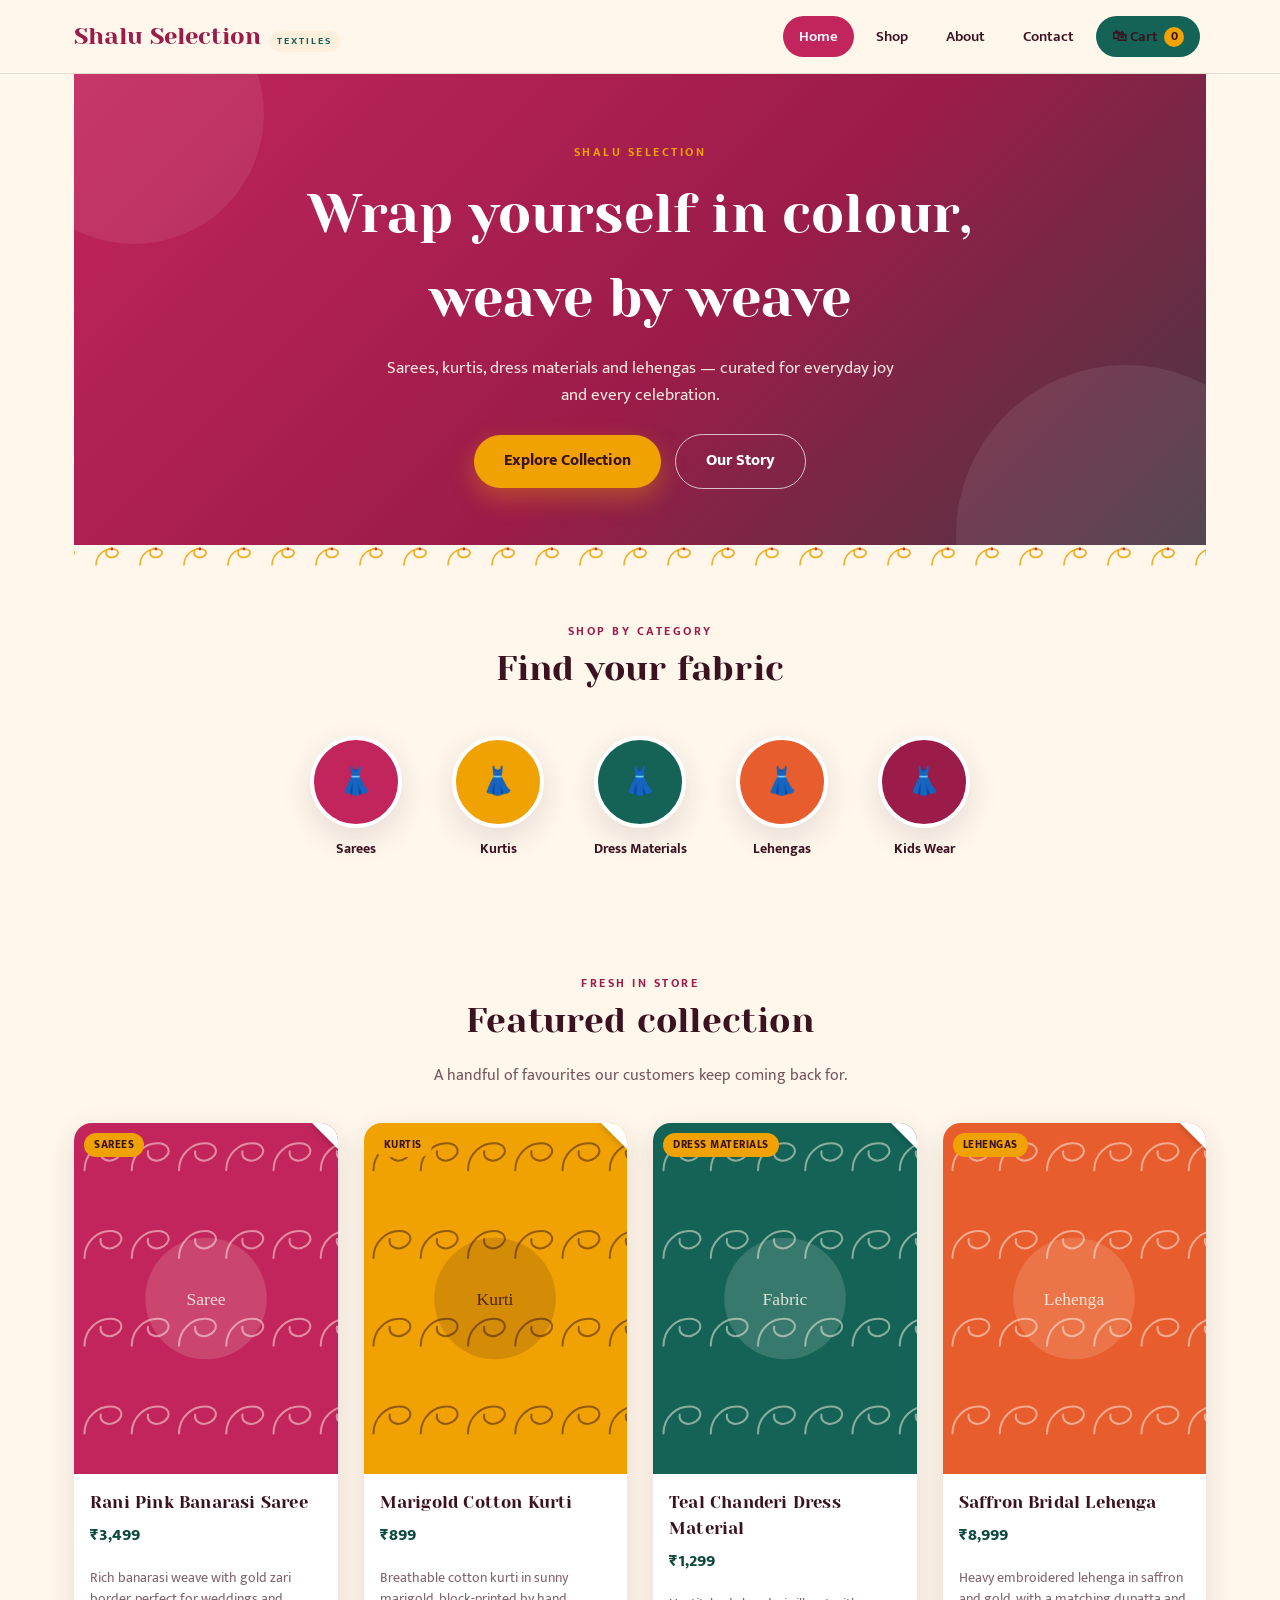
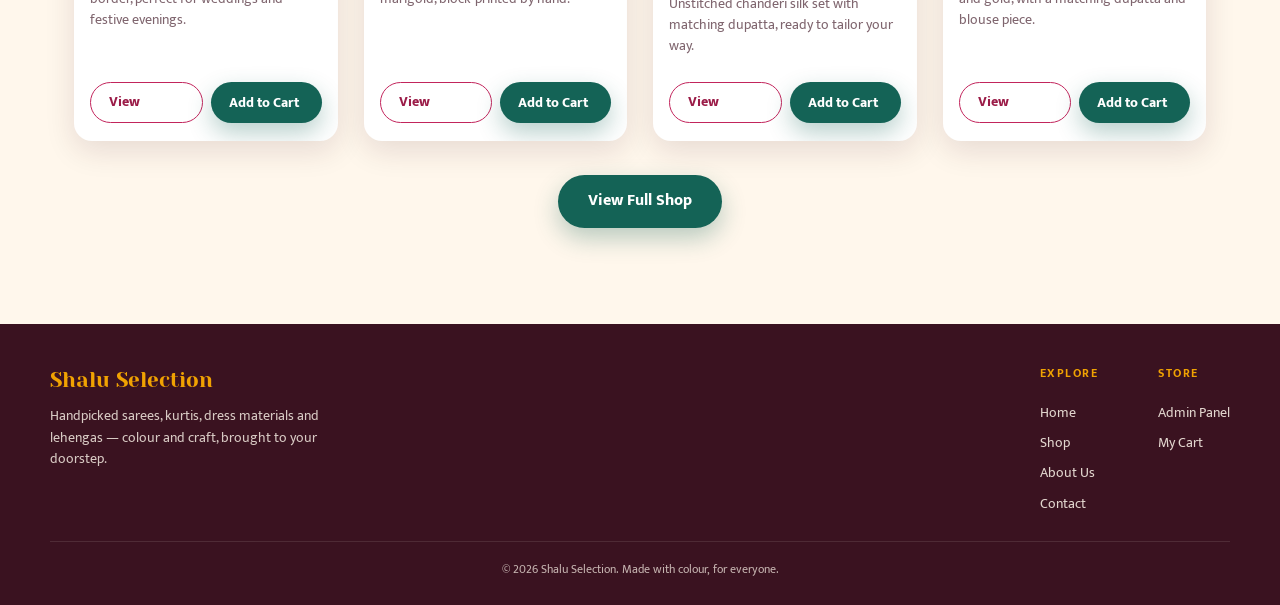
<file: index.html>
<!DOCTYPE html>
<html lang="en">
<head>
<meta charset="UTF-8">
<meta name="viewport" content="width=device-width, initial-scale=1.0">
<title>Shalu Selection — Wrap Yourself in Colour</title>
<link rel="preconnect" href="https://fonts.googleapis.com">
<link href="https://fonts.googleapis.com/css2?family=Yeseva+One&family=Mukta:wght@400;500;600;700;800&display=swap" rel="stylesheet">
<link rel="stylesheet" href="style.css">
<script src="https://accounts.google.com/gsi/client" async defer></script>
</head>
<body>

<header>
  <div class="nav-wrap">
    <a href="index.html" class="logo">Shalu Selection <span>Textiles</span></a>
    <nav class="links">
      <a href="index.html" data-page="index.html">Home</a>
      <a href="shop.html" data-page="shop.html">Shop</a>
      <a href="about.html" data-page="about.html">About</a>
      <a href="contact.html" data-page="contact.html">Contact</a>
      <a href="cart.html" data-page="cart.html" class="cart-btn">🛍 Cart <span class="cart-count">0</span></a>
      <div id="authArea" class="auth-area"></div>
    </nav>
  </div>
</header>

<main>
  <div class="hero">
    <div class="eyebrow">Shalu Selection</div>
    <h1>Wrap yourself in colour, weave by weave</h1>
    <p>Sarees, kurtis, dress materials and lehengas — curated for everyday joy and every celebration.</p>
    <a href="shop.html" class="btn">Explore Collection</a>
    <a href="about.html" class="btn ghost">Our Story</a>
  </div>
  <div class="motif"></div>

  <section>
    <div class="section-head">
      <div class="eyebrow">Shop by category</div>
      <h2>Find your fabric</h2>
    </div>
    <div class="cat-row" id="catRow"></div>
  </section>

  <section>
    <div class="section-head">
      <div class="eyebrow">Fresh in store</div>
      <h2>Featured collection</h2>
      <p>A handful of favourites our customers keep coming back for.</p>
    </div>
    <div class="grid" id="featuredGrid"></div>
    <div style="text-align:center;margin-top:34px;">
      <a href="shop.html" class="btn teal">View Full Shop</a>
    </div>
  </section>
</main>

<footer>
  <div class="foot-wrap">
    <div>
      <div class="logo" style="color:var(--marigold);font-size:1.3rem;">Shalu Selection</div>
      <p style="max-width:280px;font-size:.85rem;opacity:.8;margin-top:10px;">Handpicked sarees, kurtis, dress materials and lehengas — colour and craft, brought to your doorstep.</p>
    </div>
    <div class="foot-cols">
      <div>
        <h4>Explore</h4>
        <a href="index.html">Home</a>
        <a href="shop.html">Shop</a>
        <a href="about.html">About Us</a>
        <a href="contact.html">Contact</a>
      </div>
      <div>
        <h4>Store</h4>
        <a href="admin.html">Admin Panel</a>
        <a href="cart.html">My Cart</a>
      </div>
    </div>
  </div>
  <div class="foot-bottom">© 2026 Shalu Selection. Made with colour, for everyone.</div>
</footer>

<script src="config.js"></script>
<script src="app.js"></script>
<script>
  const catRow = document.getElementById("catRow");
  catRow.innerHTML = CATEGORIES.map(c => `
    <a href="shop.html?category=${encodeURIComponent(c.name)}" class="cat-chip">
      <div class="swatch" style="background:${c.color};">👗</div>
      <div class="name">${c.name}</div>
    </a>`).join("");

  (async () => {
    const featuredGrid = document.getElementById("featuredGrid");
    featuredGrid.innerHTML = `<div class="loading-row">Loading collection…</div>`;
    const products = await getProducts();
    const featured = products.slice(0, 4);
    featuredGrid.innerHTML = featured.length
      ? featured.map(productCard).join("")
      : `<div class="empty">No products yet — check back soon!</div>`;
  })();
</script>
</body>
</html>
</file>
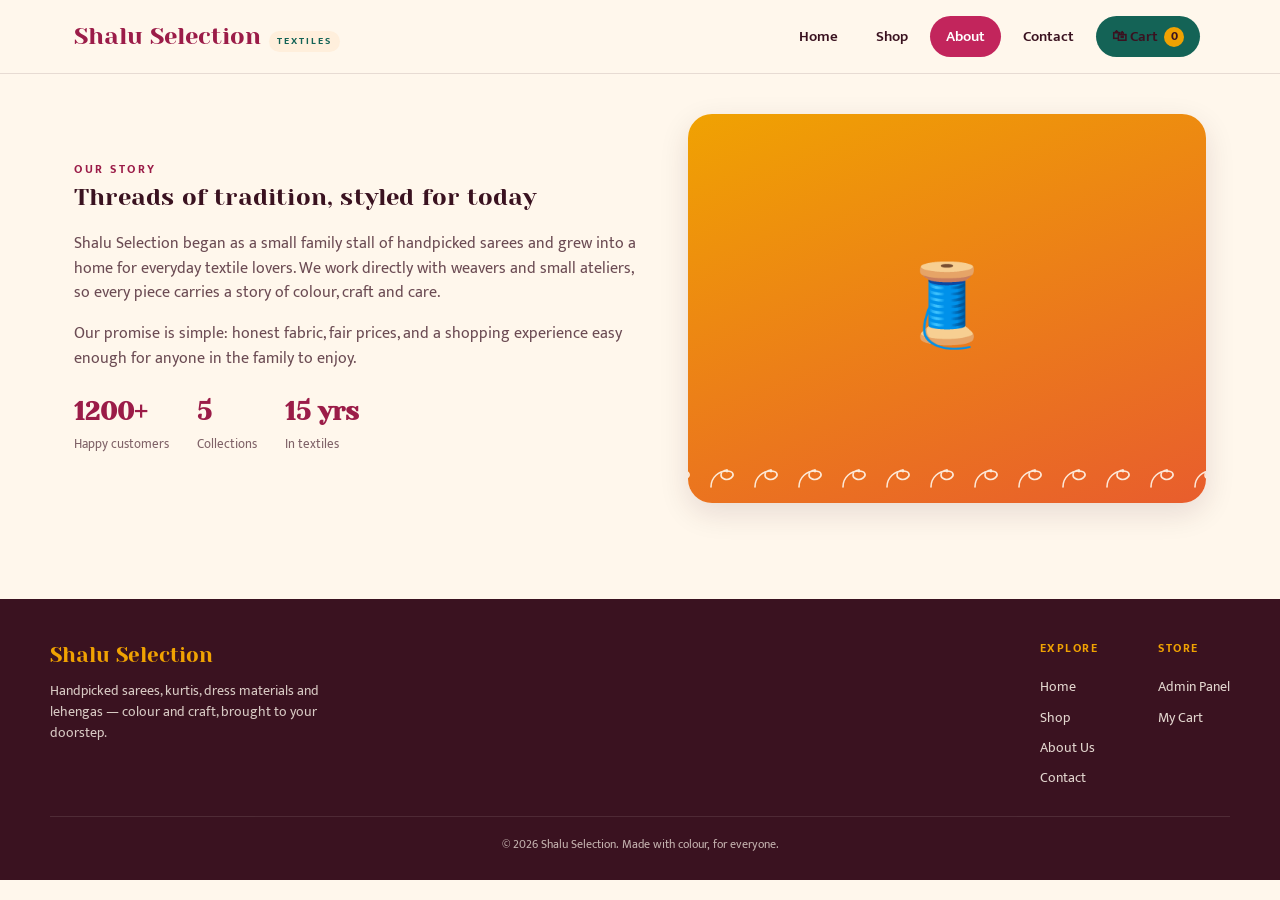
<file: about.html>
<!DOCTYPE html>
<html lang="en">
<head>
<meta charset="UTF-8">
<meta name="viewport" content="width=device-width, initial-scale=1.0">
<title>About Us — Shalu Selection</title>
<link rel="preconnect" href="https://fonts.googleapis.com">
<link href="https://fonts.googleapis.com/css2?family=Yeseva+One&family=Mukta:wght@400;500;600;700;800&display=swap" rel="stylesheet">
<link rel="stylesheet" href="style.css">
<script src="https://accounts.google.com/gsi/client" async defer></script>
</head>
<body>

<header>
  <div class="nav-wrap">
    <a href="index.html" class="logo">Shalu Selection <span>Textiles</span></a>
    <nav class="links">
      <a href="index.html" data-page="index.html">Home</a>
      <a href="shop.html" data-page="shop.html">Shop</a>
      <a href="about.html" data-page="about.html">About</a>
      <a href="contact.html" data-page="contact.html">Contact</a>
      <a href="cart.html" data-page="cart.html" class="cart-btn">🛍 Cart <span class="cart-count">0</span></a>
      <div id="authArea" class="auth-area"></div>
    </nav>
  </div>
</header>

<main>
  <section style="padding-top:40px;">
    <div class="about-grid">
      <div>
        <div class="eyebrow">Our Story</div>
        <h2>Threads of tradition, styled for today</h2>
        <p style="color:rgba(58,18,32,0.75);">Shalu Selection began as a small family stall of handpicked sarees and grew into a home for everyday textile lovers. We work directly with weavers and small ateliers, so every piece carries a story of colour, craft and care.</p>
        <p style="color:rgba(58,18,32,0.75);">Our promise is simple: honest fabric, fair prices, and a shopping experience easy enough for anyone in the family to enjoy.</p>
        <div class="stats">
          <div class="stat"><b>1200+</b><span>Happy customers</span></div>
          <div class="stat"><b>5</b><span>Collections</span></div>
          <div class="stat"><b>15 yrs</b><span>In textiles</span></div>
        </div>
      </div>
      <div class="about-art">
        <span style="font-size:5rem;">🧵</span>
        <div class="motif dark"></div>
      </div>
    </div>
  </section>
</main>

<footer>
  <div class="foot-wrap">
    <div>
      <div class="logo" style="color:var(--marigold);font-size:1.3rem;">Shalu Selection</div>
      <p style="max-width:280px;font-size:.85rem;opacity:.8;margin-top:10px;">Handpicked sarees, kurtis, dress materials and lehengas — colour and craft, brought to your doorstep.</p>
    </div>
    <div class="foot-cols">
      <div>
        <h4>Explore</h4>
        <a href="index.html">Home</a>
        <a href="shop.html">Shop</a>
        <a href="about.html">About Us</a>
        <a href="contact.html">Contact</a>
      </div>
      <div>
        <h4>Store</h4>
        <a href="admin.html">Admin Panel</a>
        <a href="cart.html">My Cart</a>
      </div>
    </div>
  </div>
  <div class="foot-bottom">© 2026 Shalu Selection. Made with colour, for everyone.</div>
</footer>

<script src="config.js"></script>
<script src="app.js"></script>
</body>
</html>
</file>
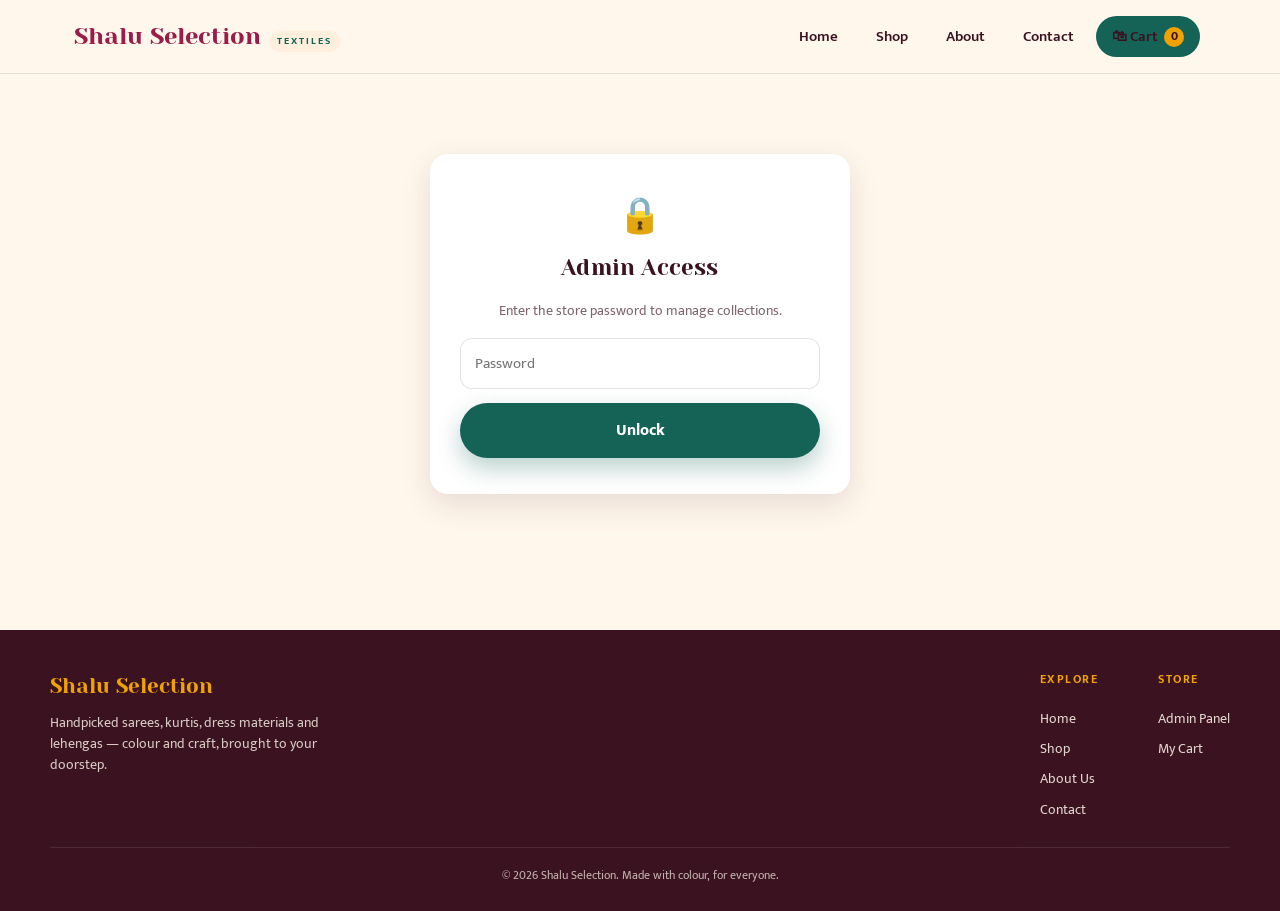
<file: admin.html>
<!DOCTYPE html>
<html lang="en">
<head>
<meta charset="UTF-8">
<meta name="viewport" content="width=device-width, initial-scale=1.0">
<title>Admin Panel — Shalu Selection</title>
<link rel="preconnect" href="https://fonts.googleapis.com">
<link href="https://fonts.googleapis.com/css2?family=Yeseva+One&family=Mukta:wght@400;500;600;700;800&display=swap" rel="stylesheet">
<link rel="stylesheet" href="style.css">
<script src="https://accounts.google.com/gsi/client" async defer></script>
</head>
<body>

<header>
  <div class="nav-wrap">
    <a href="index.html" class="logo">Shalu Selection <span>Textiles</span></a>
    <nav class="links">
      <a href="index.html" data-page="index.html">Home</a>
      <a href="shop.html" data-page="shop.html">Shop</a>
      <a href="about.html" data-page="about.html">About</a>
      <a href="contact.html" data-page="contact.html">Contact</a>
      <a href="cart.html" data-page="cart.html" class="cart-btn">🛍 Cart <span class="cart-count">0</span></a>
      <div id="authArea" class="auth-area"></div>
    </nav>
  </div>
</header>

<main>
  <section style="padding-top:40px;" id="adminSection"></section>
</main>

<footer>
  <div class="foot-wrap">
    <div>
      <div class="logo" style="color:var(--marigold);font-size:1.3rem;">Shalu Selection</div>
      <p style="max-width:280px;font-size:.85rem;opacity:.8;margin-top:10px;">Handpicked sarees, kurtis, dress materials and lehengas — colour and craft, brought to your doorstep.</p>
    </div>
    <div class="foot-cols">
      <div>
        <h4>Explore</h4>
        <a href="index.html">Home</a>
        <a href="shop.html">Shop</a>
        <a href="about.html">About Us</a>
        <a href="contact.html">Contact</a>
      </div>
      <div>
        <h4>Store</h4>
        <a href="admin.html">Admin Panel</a>
        <a href="cart.html">My Cart</a>
      </div>
    </div>
  </div>
  <div class="foot-bottom">© 2026 Shalu Selection. Made with colour, for everyone.</div>
</footer>

<script src="config.js"></script>
<script src="app.js"></script>
<script>
  const section = document.getElementById("adminSection");
  let uploadedImage = null;

  function renderLogin() {
    section.innerHTML = `
      <div class="lock-card">
        <div style="font-size:2.2rem;margin-bottom:6px;">🔒</div>
        <h2 style="font-size:1.4rem;">Admin Access</h2>
        <p style="color:rgba(58,18,32,0.65);font-size:.9rem;">Enter the store password to manage collections.</p>
        <form id="adminLoginForm" class="simple" style="margin-top:16px;">
          <input type="password" id="adminPass" placeholder="Password" required>
          <button type="submit" class="btn teal" style="justify-content:center;">Unlock</button>
        </form>
      </div>
    `;
    document.getElementById("adminLoginForm").addEventListener("submit", (e) => {
      e.preventDefault();
      const val = document.getElementById("adminPass").value;
      if (val === ADMIN_PASSWORD) {
        setAdminSession(val);
        renderPanel();
      } else {
        showToast("Incorrect password");
      }
    });
  }

  async function renderPanel() {
    section.innerHTML = `<div class="loading-row">Loading collections…</div>`;
    const products = await getProducts();
    const status = await checkSheetConnection();

    const statusBanner = {
      connected: `<div class="note-banner">🟢 Connected to your Google Sheet — uploads and removals will show for every visitor.</div>`,
      error: `<div class="note-banner">🔴 A Google Sheet URL is set in config.js, but the site couldn't reach it right now. Uploads may fail — check the deployment and SETUP.md.</div>`,
      unconfigured: `<div class="note-banner">🟡 Local demo mode — no Google Sheet connected yet. Uploads are only saved to this browser. See SETUP.md to connect Google Sheets.</div>`,
    }[status];

    section.innerHTML = `
      <div class="section-head" style="margin-bottom:10px;">
        <div class="eyebrow">Store Management</div>
        <h2>Admin Panel</h2>
      </div>
      ${statusBanner}
      <div class="admin-grid">
        <div class="panel">
          <h3>Add a new collection piece</h3>
          <form class="simple" id="addProductForm">
            <div><label>Product Name</label><input type="text" id="fName" required placeholder="e.g. Coral Silk Saree"></div>
            <div><label>Category</label>
              <select id="fCategory" required>
                ${CATEGORIES.map((c) => `<option value="${c.name}">${c.name}</option>`).join("")}
              </select>
            </div>
            <div><label>Price (₹)</label><input type="number" id="fPrice" min="1" required placeholder="e.g. 1999"></div>
            <div><label>Description</label><textarea id="fDesc" rows="3" placeholder="Fabric, occasion, details..."></textarea></div>
            <div>
              <label>Product Photo</label>
              <div class="file-drop">
                <input type="file" id="fImage" accept="image/*">
                <img id="fPreview" class="thumb-preview">
              </div>
            </div>
            <div>
              <label>Or paste an image link instead</label>
              <input type="text" id="fImageUrl" placeholder="https://example.com/photo.jpg">
              <p style="font-size:.76rem;color:rgba(58,18,32,0.55);margin:4px 0 0;">If both a photo and a link are given, the link is used. Pasting a link keeps the Sheet lighter than an uploaded photo.</p>
            </div>
            <button type="submit" class="btn teal" style="justify-content:center;">Upload Collection</button>
          </form>
        </div>
        <div class="panel">
          <h3>Current collections (${products.length})</h3>
          <div class="admin-list" id="adminList">
            ${products.length
              ? products.map((p) => `
                <div class="admin-item">
                  <img src="${p.img}" alt="">
                  <div class="meta">
                    <b>${escapeHtml(p.name)}</b>
                    <span>${escapeHtml(p.category)} · ${money(p.price)}</span>
                  </div>
                  <button class="btn small danger" data-remove="${p.id}">Remove</button>
                </div>
              `).join("")
              : `<div class="empty">No products yet.</div>`}
          </div>
          <button class="btn small outline" id="logoutAdmin" style="margin-top:16px;">Log out</button>
        </div>
      </div>
    `;

    document.getElementById("logoutAdmin").addEventListener("click", () => {
      clearAdminSession();
      renderLogin();
    });

    const fileInput = document.getElementById("fImage");
    fileInput.addEventListener("change", (e) => {
      const file = e.target.files[0];
      if (!file) return;
      const reader = new FileReader();
      reader.onload = (ev) => {
        const img = new Image();
        img.onload = () => {
          const canvas = document.createElement("canvas");
          const maxW = 500;
          const scale = Math.min(1, maxW / img.width);
          canvas.width = img.width * scale;
          canvas.height = img.height * scale;
          const ctx = canvas.getContext("2d");
          ctx.drawImage(img, 0, 0, canvas.width, canvas.height);
          uploadedImage = canvas.toDataURL("image/jpeg", 0.7);
          const preview = document.getElementById("fPreview");
          preview.src = uploadedImage;
          preview.style.display = "block";
        };
        img.src = ev.target.result;
      };
      reader.readAsDataURL(file);
    });

    document.getElementById("addProductForm").addEventListener("submit", async (e) => {
      e.preventDefault();
      const name = document.getElementById("fName").value.trim();
      const category = document.getElementById("fCategory").value;
      const price = Number(document.getElementById("fPrice").value);
      const desc = document.getElementById("fDesc").value.trim();
      const imageUrl = document.getElementById("fImageUrl").value.trim();

      if (!name || !price) {
        showToast("Please fill in name and price");
        return;
      }

      let img = imageUrl || uploadedImage || paisleySVG("#C2255C", "#FFF7EC", category);
      if (isBackendConfigured() && img.length > 45000) {
        showToast("That photo is too large for the Sheet — try a smaller photo or paste an image link instead");
        return;
      }

      const product = { id: "p" + Date.now(), name, category, price, desc, img };
      const submitBtn = e.target.querySelector("button[type=submit]");
      submitBtn.disabled = true;
      submitBtn.textContent = "Uploading…";

      let ok = false;
      try {
        ok = await addProduct(product, getAdminPassword());
      } catch (err) {
        console.error(err);
      }

      submitBtn.disabled = false;
      submitBtn.textContent = "Upload Collection";

      if (ok) {
        showToast("Collection uploaded");
        uploadedImage = null;
        renderPanel();
      } else {
        showToast("Upload failed — check the Sheet connection and password");
      }
    });

    section.querySelectorAll("[data-remove]").forEach((btn) => {
      btn.addEventListener("click", async (e) => {
        const id = e.currentTarget.dataset.remove;
        if (!confirm("Remove this item from the collection?")) return;
        btn.disabled = true;
        btn.textContent = "Removing…";
        let ok = false;
        try {
          ok = await removeProduct(id, getAdminPassword());
        } catch (err) {
          console.error(err);
        }
        if (ok) {
          showToast("Item removed");
          renderPanel();
        } else {
          showToast("Could not remove — check the Sheet connection");
          btn.disabled = false;
          btn.textContent = "Remove";
        }
      });
    });
  }

  isAdmin() ? renderPanel() : renderLogin();
</script>
</body>
</html>
</file>
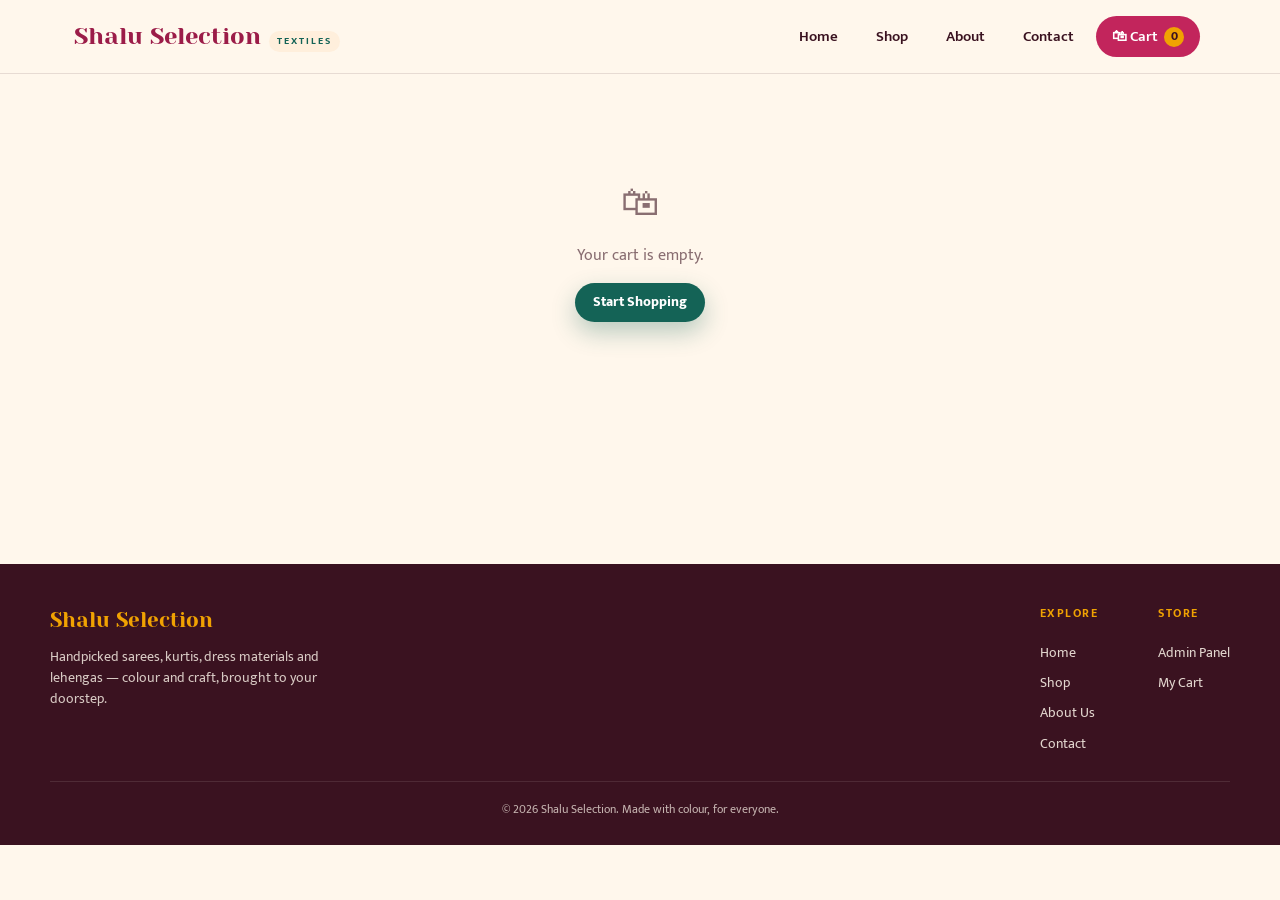
<file: cart.html>
<!DOCTYPE html>
<html lang="en">
<head>
<meta charset="UTF-8">
<meta name="viewport" content="width=device-width, initial-scale=1.0">
<title>Cart — Shalu Selection</title>
<link rel="preconnect" href="https://fonts.googleapis.com">
<link href="https://fonts.googleapis.com/css2?family=Yeseva+One&family=Mukta:wght@400;500;600;700;800&display=swap" rel="stylesheet">
<link rel="stylesheet" href="style.css">
<script src="https://accounts.google.com/gsi/client" async defer></script>
</head>
<body>

<header>
  <div class="nav-wrap">
    <a href="index.html" class="logo">Shalu Selection <span>Textiles</span></a>
    <nav class="links">
      <a href="index.html" data-page="index.html">Home</a>
      <a href="shop.html" data-page="shop.html">Shop</a>
      <a href="about.html" data-page="about.html">About</a>
      <a href="contact.html" data-page="contact.html">Contact</a>
      <a href="cart.html" data-page="cart.html" class="cart-btn">🛍 Cart <span class="cart-count">0</span></a>
      <div id="authArea" class="auth-area"></div>
    </nav>
  </div>
</header>

<main>
  <section style="padding-top:40px;" id="cartSection"></section>
</main>

<footer>
  <div class="foot-wrap">
    <div>
      <div class="logo" style="color:var(--marigold);font-size:1.3rem;">Shalu Selection</div>
      <p style="max-width:280px;font-size:.85rem;opacity:.8;margin-top:10px;">Handpicked sarees, kurtis, dress materials and lehengas — colour and craft, brought to your doorstep.</p>
    </div>
    <div class="foot-cols">
      <div>
        <h4>Explore</h4>
        <a href="index.html">Home</a>
        <a href="shop.html">Shop</a>
        <a href="about.html">About Us</a>
        <a href="contact.html">Contact</a>
      </div>
      <div>
        <h4>Store</h4>
        <a href="admin.html">Admin Panel</a>
        <a href="cart.html">My Cart</a>
      </div>
    </div>
  </div>
  <div class="foot-bottom">© 2026 Shalu Selection. Made with colour, for everyone.</div>
</footer>

<script src="config.js"></script>
<script src="app.js"></script>
<script>
  async function renderCartPage() {
    const section = document.getElementById("cartSection");
    section.innerHTML = `<div class="loading-row">Loading your cart…</div>`;
    const cart = getCart();
    const products = await getProducts();
    const items = Object.entries(cart)
      .map(([id, qty]) => {
        const p = products.find((x) => x.id === id);
        return p ? { ...p, qty } : null;
      })
      .filter(Boolean);
    const total = items.reduce((sum, i) => sum + i.price * i.qty, 0);

    if (!items.length) {
      section.innerHTML = `<div class="empty"><div class="big">🛍</div>Your cart is empty.<br><a href="shop.html" class="btn small teal" style="margin-top:14px;">Start Shopping</a></div>`;
      return;
    }

    const waMessage = encodeURIComponent(
      "Hi Shalu Selection! I'd like to order:\n" +
      items.map((i) => `- ${i.name} x${i.qty} (${money(i.price * i.qty)})`).join("\n") +
      `\nTotal: ${money(total)}`
    );

    section.innerHTML = `
      <div class="section-head" style="margin-bottom:24px;">
        <div class="eyebrow">Your Selection</div>
        <h2>Cart</h2>
      </div>
      <div class="detail-grid" style="align-items:start;">
        <div>
          ${items.map((i) => `
            <div class="cart-item">
              <img src="${i.img}" alt="${escapeHtml(i.name)}">
              <div class="meta">
                <b>${escapeHtml(i.name)}</b>
                <div style="font-size:.82rem;color:rgba(58,18,32,0.6);">${escapeHtml(i.category)}</div>
                <div class="price">${money(i.price)} × ${i.qty}</div>
              </div>
              <button class="btn small outline" data-remove="${i.id}">Remove</button>
            </div>
          `).join("")}
        </div>
        <div class="cart-summary">
          <div class="row-between"><span>Subtotal</span><b>${money(total)}</b></div>
          <div class="row-between" style="font-size:.82rem;color:rgba(58,18,32,0.6);"><span>Delivery</span><span>Discussed on order</span></div>
          <hr style="border:none;border-top:1px solid var(--line);margin:6px 0;">
          <div class="row-between" style="font-size:1.15rem;"><span>Total</span><b>${money(total)}</b></div>
          <a href="https://wa.me/917667191823?text=${waMessage}" target="_blank" class="btn teal" style="justify-content:center;margin-top:8px;">Order via WhatsApp</a>
          <p style="font-size:.78rem;color:rgba(58,18,32,0.55);text-align:center;">We confirm every order personally before dispatch.</p>
          ${getGoogleUser() ? `<p class="cart-sync-note">☁️ Saved to your account — safe across devices.</p>` : `<p class="cart-sync-note">Sign in with Google (top right) to save this cart for next time.</p>`}
        </div>
      </div>
    `;

    section.querySelectorAll("[data-remove]").forEach((btn) => {
      btn.addEventListener("click", (e) => {
        removeFromCart(e.currentTarget.dataset.remove);
        showToast("Removed from cart");
        renderCartPage();
      });
    });
  }

  renderCartPage();
  document.addEventListener("shalu:cartSynced", renderCartPage);
</script>
</body>
</html>
</file>
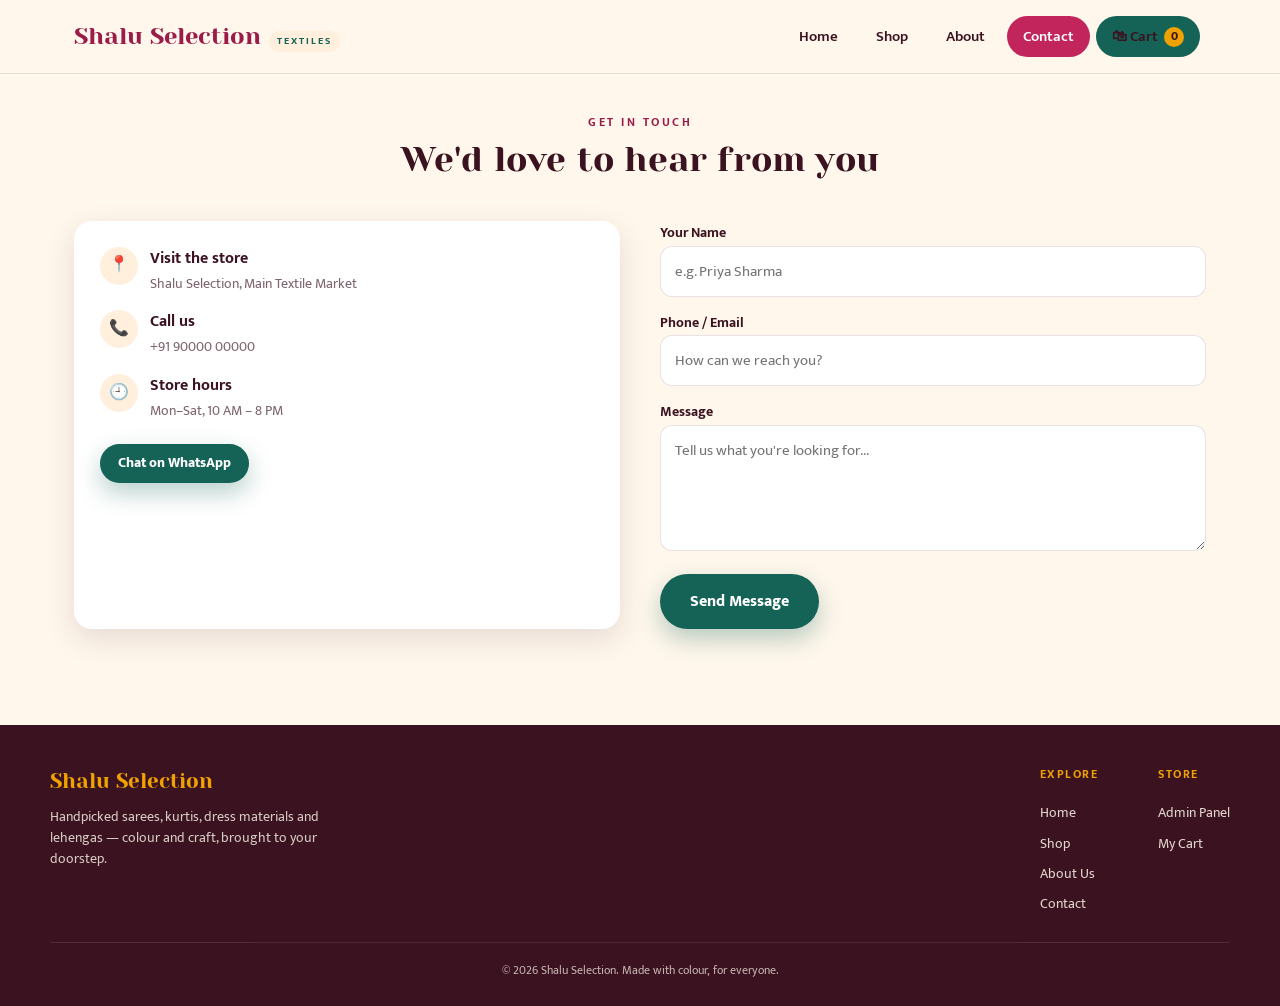
<file: contact.html>
<!DOCTYPE html>
<html lang="en">
<head>
<meta charset="UTF-8">
<meta name="viewport" content="width=device-width, initial-scale=1.0">
<title>Contact — Shalu Selection</title>
<link rel="preconnect" href="https://fonts.googleapis.com">
<link href="https://fonts.googleapis.com/css2?family=Yeseva+One&family=Mukta:wght@400;500;600;700;800&display=swap" rel="stylesheet">
<link rel="stylesheet" href="style.css">
<script src="https://accounts.google.com/gsi/client" async defer></script>
</head>
<body>

<header>
  <div class="nav-wrap">
    <a href="index.html" class="logo">Shalu Selection <span>Textiles</span></a>
    <nav class="links">
      <a href="index.html" data-page="index.html">Home</a>
      <a href="shop.html" data-page="shop.html">Shop</a>
      <a href="about.html" data-page="about.html">About</a>
      <a href="contact.html" data-page="contact.html">Contact</a>
      <a href="cart.html" data-page="cart.html" class="cart-btn">🛍 Cart <span class="cart-count">0</span></a>
      <div id="authArea" class="auth-area"></div>
    </nav>
  </div>
</header>

<main>
  <section style="padding-top:40px;">
    <div class="section-head">
      <div class="eyebrow">Get in touch</div>
      <h2>We'd love to hear from you</h2>
    </div>
    <div class="contact-grid">
      <div class="info-card">
        <div class="row"><div class="ic">📍</div><div><b>Visit the store</b><br><span style="font-size:.88rem;color:rgba(58,18,32,0.65);">Shalu Selection, Main Textile Market</span></div></div>
        <div class="row"><div class="ic">📞</div><div><b>Call us</b><br><span style="font-size:.88rem;color:rgba(58,18,32,0.65);">+91 90000 00000</span></div></div>
        <div class="row"><div class="ic">🕘</div><div><b>Store hours</b><br><span style="font-size:.88rem;color:rgba(58,18,32,0.65);">Mon–Sat, 10 AM – 8 PM</span></div></div>
        <a href="https://wa.me/910000000000" target="_blank" class="btn small teal" style="align-self:flex-start;margin-top:6px;">Chat on WhatsApp</a>
      </div>
      <form class="simple" id="contactForm">
        <div>
          <label>Your Name</label>
          <input type="text" required placeholder="e.g. Priya Sharma">
        </div>
        <div>
          <label>Phone / Email</label>
          <input type="text" required placeholder="How can we reach you?">
        </div>
        <div>
          <label>Message</label>
          <textarea rows="4" required placeholder="Tell us what you're looking for..."></textarea>
        </div>
        <button type="submit" class="btn teal" style="align-self:flex-start;">Send Message</button>
      </form>
    </div>
  </section>
</main>

<footer>
  <div class="foot-wrap">
    <div>
      <div class="logo" style="color:var(--marigold);font-size:1.3rem;">Shalu Selection</div>
      <p style="max-width:280px;font-size:.85rem;opacity:.8;margin-top:10px;">Handpicked sarees, kurtis, dress materials and lehengas — colour and craft, brought to your doorstep.</p>
    </div>
    <div class="foot-cols">
      <div>
        <h4>Explore</h4>
        <a href="index.html">Home</a>
        <a href="shop.html">Shop</a>
        <a href="about.html">About Us</a>
        <a href="contact.html">Contact</a>
      </div>
      <div>
        <h4>Store</h4>
        <a href="admin.html">Admin Panel</a>
        <a href="cart.html">My Cart</a>
      </div>
    </div>
  </div>
  <div class="foot-bottom">© 2026 Shalu Selection. Made with colour, for everyone.</div>
</footer>

<script src="config.js"></script>
<script src="app.js"></script>
<script>
  document.getElementById("contactForm").addEventListener("submit", (e) => {
    e.preventDefault();
    showToast("Thanks! We'll get back to you soon.");
    e.target.reset();
  });
</script>
</body>
</html>
</file>
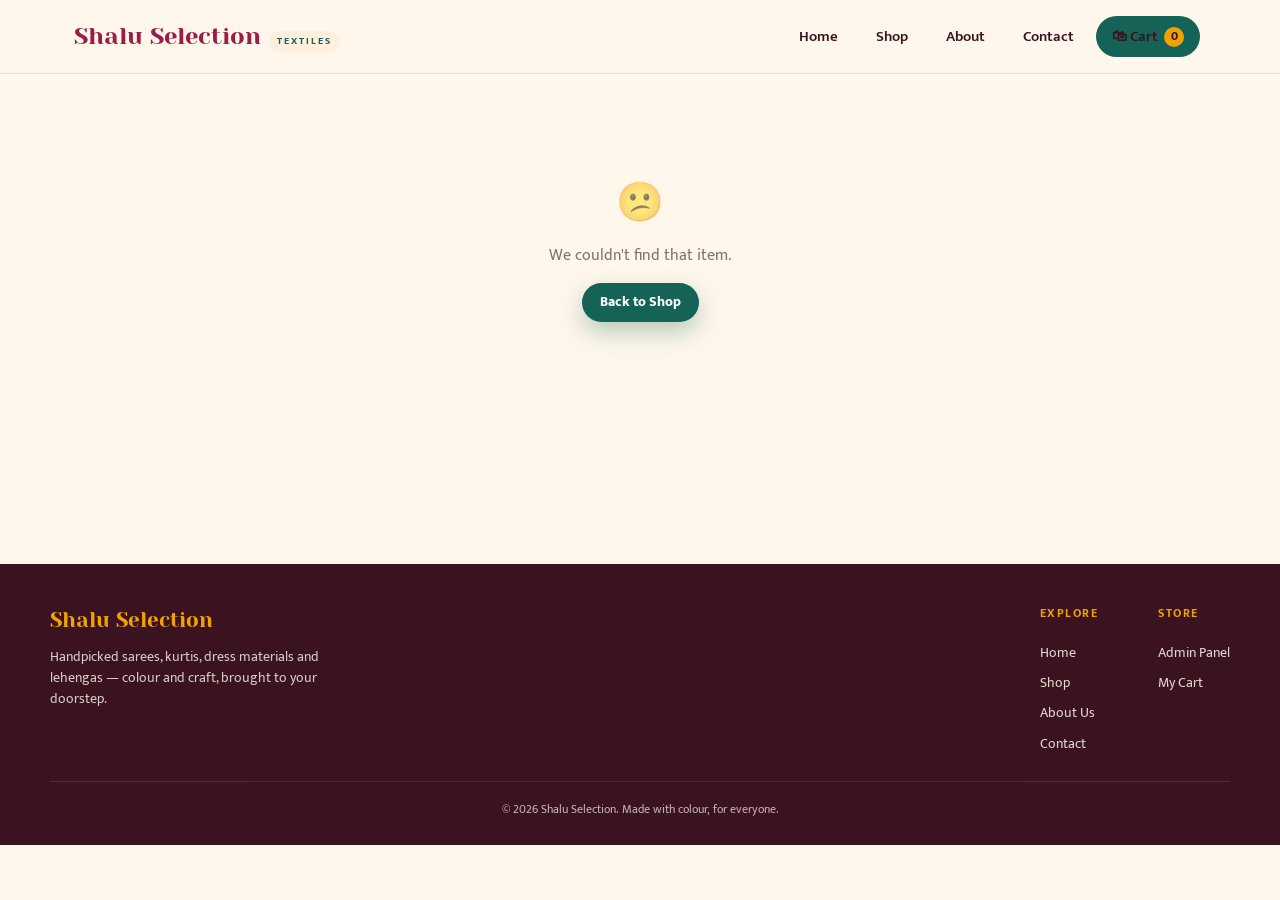
<file: product.html>
<!DOCTYPE html>
<html lang="en">
<head>
<meta charset="UTF-8">
<meta name="viewport" content="width=device-width, initial-scale=1.0">
<title>Product — Shalu Selection</title>
<link rel="preconnect" href="https://fonts.googleapis.com">
<link href="https://fonts.googleapis.com/css2?family=Yeseva+One&family=Mukta:wght@400;500;600;700;800&display=swap" rel="stylesheet">
<link rel="stylesheet" href="style.css">
<script src="https://accounts.google.com/gsi/client" async defer></script>
</head>
<body>

<header>
  <div class="nav-wrap">
    <a href="index.html" class="logo">Shalu Selection <span>Textiles</span></a>
    <nav class="links">
      <a href="index.html" data-page="index.html">Home</a>
      <a href="shop.html" data-page="shop.html">Shop</a>
      <a href="about.html" data-page="about.html">About</a>
      <a href="contact.html" data-page="contact.html">Contact</a>
      <a href="cart.html" data-page="cart.html" class="cart-btn">🛍 Cart <span class="cart-count">0</span></a>
      <div id="authArea" class="auth-area"></div>
    </nav>
  </div>
</header>

<main>
  <section style="padding-top:40px;" id="productSection"></section>
</main>

<footer>
  <div class="foot-wrap">
    <div>
      <div class="logo" style="color:var(--marigold);font-size:1.3rem;">Shalu Selection</div>
      <p style="max-width:280px;font-size:.85rem;opacity:.8;margin-top:10px;">Handpicked sarees, kurtis, dress materials and lehengas — colour and craft, brought to your doorstep.</p>
    </div>
    <div class="foot-cols">
      <div>
        <h4>Explore</h4>
        <a href="index.html">Home</a>
        <a href="shop.html">Shop</a>
        <a href="about.html">About Us</a>
        <a href="contact.html">Contact</a>
      </div>
      <div>
        <h4>Store</h4>
        <a href="admin.html">Admin Panel</a>
        <a href="cart.html">My Cart</a>
      </div>
    </div>
  </div>
  <div class="foot-bottom">© 2026 Shalu Selection. Made with colour, for everyone.</div>
</footer>

<script src="config.js"></script>
<script src="app.js"></script>
<script>
  (async () => {
  const id = qs("id");
  const section = document.getElementById("productSection");
  section.innerHTML = `<div class="loading-row">Loading…</div>`;
  const products = await getProducts();
  const p = products.find(x => x.id === id);

  if (!p) {
    section.innerHTML = `<div class="empty"><div class="big">😕</div>We couldn't find that item.<br><a href="shop.html" class="btn small teal" style="margin-top:14px;">Back to Shop</a></div>`;
  } else {
    document.title = p.name + " — Shalu Selection";
    section.innerHTML = `
      <div class="detail-grid">
        <div class="detail-img"><img src="${p.img}" alt="${escapeHtml(p.name)}"></div>
        <div>
          <div class="eyebrow">${escapeHtml(p.category)}</div>
          <h1 style="font-size:2rem;">${escapeHtml(p.name)}</h1>
          <div class="price" style="font-size:1.6rem;">${money(p.price)}</div>
          <p style="color:rgba(58,18,32,0.75);margin-top:14px;">${escapeHtml(p.desc || "")}</p>
          <div class="qty-row">
            <div class="qty-box">
              <button id="qtyMinus">−</button>
              <span id="qtyVal">1</span>
              <button id="qtyPlus">+</button>
            </div>
            <button class="btn teal" id="addCartDetail">Add to Cart</button>
          </div>
          <a href="shop.html" class="btn small outline">← Continue Browsing</a>
        </div>
      </div>
    `;

    let qty = 1;
    const qtyVal = document.getElementById("qtyVal");
    document.getElementById("qtyPlus").addEventListener("click", () => { qty++; qtyVal.textContent = qty; });
    document.getElementById("qtyMinus").addEventListener("click", () => { if (qty > 1) { qty--; qtyVal.textContent = qty; } });
    document.getElementById("addCartDetail").addEventListener("click", () => addToCart(p.id, qty));
  }
  })();
</script>
</body>
</html>
</file>
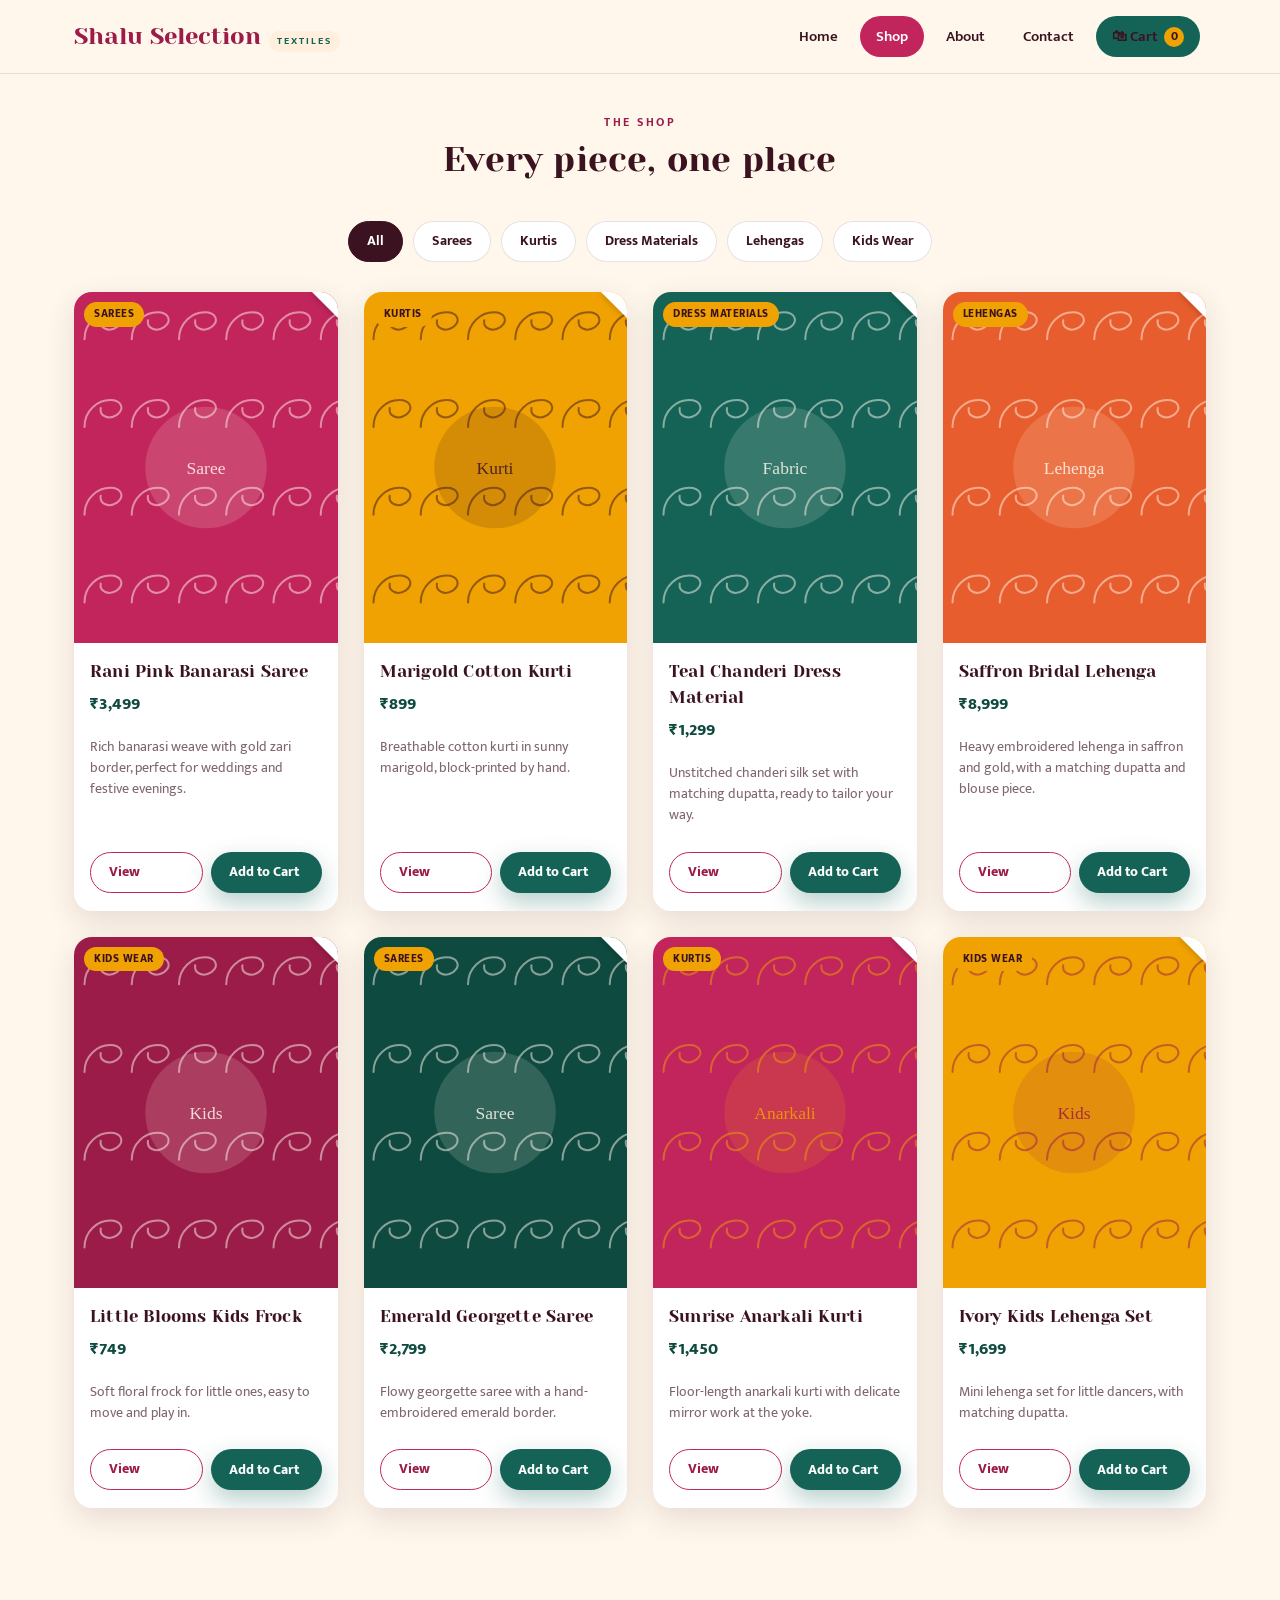
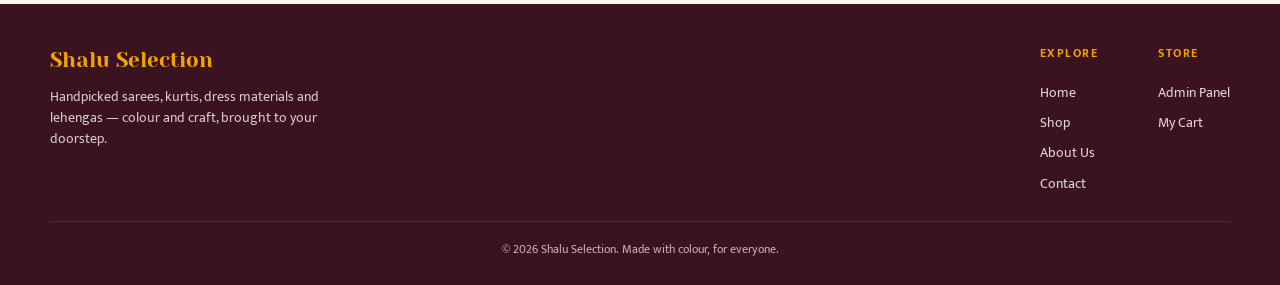
<file: shop.html>
<!DOCTYPE html>
<html lang="en">
<head>
<meta charset="UTF-8">
<meta name="viewport" content="width=device-width, initial-scale=1.0">
<title>Shop — Shalu Selection</title>
<link rel="preconnect" href="https://fonts.googleapis.com">
<link href="https://fonts.googleapis.com/css2?family=Yeseva+One&family=Mukta:wght@400;500;600;700;800&display=swap" rel="stylesheet">
<link rel="stylesheet" href="style.css">
<script src="https://accounts.google.com/gsi/client" async defer></script>
</head>
<body>

<header>
  <div class="nav-wrap">
    <a href="index.html" class="logo">Shalu Selection <span>Textiles</span></a>
    <nav class="links">
      <a href="index.html" data-page="index.html">Home</a>
      <a href="shop.html" data-page="shop.html">Shop</a>
      <a href="about.html" data-page="about.html">About</a>
      <a href="contact.html" data-page="contact.html">Contact</a>
      <a href="cart.html" data-page="cart.html" class="cart-btn">🛍 Cart <span class="cart-count">0</span></a>
      <div id="authArea" class="auth-area"></div>
    </nav>
  </div>
</header>

<main>
  <section style="padding-top:40px;">
    <div class="section-head">
      <div class="eyebrow">The Shop</div>
      <h2>Every piece, one place</h2>
    </div>
    <div class="filter-row" id="filterRow"></div>
    <div class="grid" id="shopGrid"></div>
  </section>
</main>

<footer>
  <div class="foot-wrap">
    <div>
      <div class="logo" style="color:var(--marigold);font-size:1.3rem;">Shalu Selection</div>
      <p style="max-width:280px;font-size:.85rem;opacity:.8;margin-top:10px;">Handpicked sarees, kurtis, dress materials and lehengas — colour and craft, brought to your doorstep.</p>
    </div>
    <div class="foot-cols">
      <div>
        <h4>Explore</h4>
        <a href="index.html">Home</a>
        <a href="shop.html">Shop</a>
        <a href="about.html">About Us</a>
        <a href="contact.html">Contact</a>
      </div>
      <div>
        <h4>Store</h4>
        <a href="admin.html">Admin Panel</a>
        <a href="cart.html">My Cart</a>
      </div>
    </div>
  </div>
  <div class="foot-bottom">© 2026 Shalu Selection. Made with colour, for everyone.</div>
</footer>

<script src="config.js"></script>
<script src="app.js"></script>
<script>
  const activeCat = qs("category") || "All";
  const cats = ["All", ...CATEGORIES.map(c => c.name)];

  document.getElementById("filterRow").innerHTML = cats.map(c => `
    <a href="shop.html${c === "All" ? "" : "?category=" + encodeURIComponent(c)}"
       class="filter-pill ${activeCat === c ? "active" : ""}">${c}</a>
  `).join("");

  (async () => {
    const shopGrid = document.getElementById("shopGrid");
    shopGrid.innerHTML = `<div class="loading-row">Loading collection…</div>`;
    const products = await getProducts();
    const filtered = activeCat === "All" ? products : products.filter(p => p.category === activeCat);
    shopGrid.innerHTML = filtered.length
      ? filtered.map(productCard).join("")
      : `<div class="empty"><div class="big">🧵</div>No pieces in this category yet.</div>`;
  })();
</script>
</body>
</html>
</file>
<file: style.css>
:root{
  --cream:#FFF7EC;
  --cream-2:#FFEFDC;
  --ink:#3A1220;
  --rani:#C2255C;
  --rani-dark:#9B1C48;
  --marigold:#F0A202;
  --teal:#146356;
  --teal-dark:#0E4A40;
  --saffron:#E85D2D;
  --line:rgba(58,18,32,0.12);
  --shadow: 0 10px 30px rgba(58,18,32,0.12);
  --radius: 18px;
}
*{box-sizing:border-box;}
html{scroll-behavior:smooth;}
body{
  margin:0;
  background:var(--cream);
  color:var(--ink);
  font-family:'Mukta',sans-serif;
  font-size:16px;
  line-height:1.55;
}
h1,h2,h3,.display{
  font-family:'Yeseva One',serif;
  font-weight:400;
  letter-spacing:0.2px;
  margin:0 0 .4em 0;
  color:var(--ink);
}
a{color:inherit;text-decoration:none;}
img{max-width:100%;display:block;}
button{font-family:inherit;cursor:pointer;border:none;}
.eyebrow{
  font-size:.72rem;
  font-weight:700;
  letter-spacing:2.5px;
  text-transform:uppercase;
  color:var(--rani-dark);
}

/* ---------- Signature motif border (paisley strip) ---------- */
.motif{
  height:22px;
  width:100%;
  background-image:url("data:image/svg+xml,%3Csvg xmlns='http://www.w3.org/2000/svg' width='44' height='22' viewBox='0 0 44 22'%3E%3Cpath d='M6 20 C6 10 14 4 22 4 C28 4 30 8 26 11 C22 14 16 12 16 8 C16 5 19 3 22 3' fill='none' stroke='%23F0A202' stroke-width='1.6' stroke-linecap='round'/%3E%3Ccircle cx='22' cy='4' r='1.4' fill='%23C2255C'/%3E%3C/svg%3E");
  background-repeat:repeat-x;
  background-position:center;
  background-size:44px 22px;
  opacity:.9;
}
.motif.dark{
  background-image:url("data:image/svg+xml,%3Csvg xmlns='http://www.w3.org/2000/svg' width='44' height='22' viewBox='0 0 44 22'%3E%3Cpath d='M6 20 C6 10 14 4 22 4 C28 4 30 8 26 11 C22 14 16 12 16 8 C16 5 19 3 22 3' fill='none' stroke='%23FFF7EC' stroke-width='1.6' stroke-linecap='round'/%3E%3Ccircle cx='22' cy='4' r='1.4' fill='%23FFF7EC'/%3E%3C/svg%3E");
}

/* ---------- Header ---------- */
header{
  position:sticky; top:0; z-index:50;
  background:var(--cream);
  border-bottom:1px solid var(--line);
}
.nav-wrap{
  max-width:1180px;margin:0 auto;
  display:flex;align-items:center;justify-content:space-between;
  padding:16px 24px;
  gap:16px;
  flex-wrap:wrap;
}
.logo{
  font-family:'Yeseva One',serif;
  font-size:1.5rem;
  color:var(--rani-dark);
  display:flex;align-items:baseline;gap:8px;
}
.logo span{
  font-family:'Mukta',sans-serif;
  font-size:.62rem;
  font-weight:700;
  letter-spacing:2px;
  text-transform:uppercase;
  color:var(--teal);
  background:var(--cream-2);
  padding:3px 8px;border-radius:20px;
}
nav.links{display:flex;align-items:center;gap:6px;flex-wrap:wrap;}
nav.links a{
  padding:9px 16px;border-radius:30px;
  font-weight:600;font-size:.94rem;
  color:var(--ink);
  transition:background .15s, color .15s;
}
nav.links a:hover{background:var(--cream-2);}
nav.links a.active{background:var(--rani);color:#fff;}
.cart-btn{
  display:flex;align-items:center;gap:6px;
  background:var(--teal);color:#fff;
  padding:9px 16px;border-radius:30px;font-weight:700;font-size:.9rem;
}
.cart-btn:hover{background:var(--teal-dark);}
.cart-count{
  background:var(--marigold);color:var(--ink);
  border-radius:50%;min-width:20px;height:20px;
  display:inline-flex;align-items:center;justify-content:center;
  font-size:.72rem;font-weight:800;
}

/* ---------- Hero ---------- */
.hero{
  background:linear-gradient(135deg, var(--rani) 0%, var(--rani-dark) 55%, var(--teal-dark) 130%);
  color:#fff;
  text-align:center;
  padding:70px 24px 56px;
  position:relative;
  overflow:hidden;
}
.hero::before, .hero::after{
  content:"";position:absolute;border-radius:50%;
  background:rgba(255,255,255,0.08);
}
.hero::before{width:260px;height:260px;top:-90px;left:-70px;}
.hero::after{width:340px;height:340px;bottom:-160px;right:-90px;}
.hero .eyebrow{color:var(--marigold);}
.hero h1{
  color:#fff;font-size:clamp(2.1rem,5vw,3.4rem);
  max-width:760px;margin:10px auto 14px;
  position:relative;z-index:2;
}
.hero p{
  max-width:520px;margin:0 auto 26px;
  font-size:1.08rem;color:rgba(255,247,236,0.92);
  position:relative;z-index:2;
}
.btn{
  display:inline-flex;align-items:center;gap:8px;
  background:var(--marigold);color:var(--ink);
  padding:14px 30px;border-radius:34px;
  font-weight:800;font-size:1rem;
  box-shadow:0 10px 24px rgba(240,162,2,0.35);
  transition:transform .15s;
  position:relative;z-index:2;
}
.btn:hover{transform:translateY(-2px);}
.btn.ghost{
  background:transparent;color:#fff;
  border:1.5px solid rgba(255,255,255,0.7);
  box-shadow:none;margin-left:10px;
}
.btn.teal{background:var(--teal);color:#fff;box-shadow:0 10px 24px rgba(20,99,86,0.3);}
.btn.small{padding:9px 18px;font-size:.85rem;}
.btn.outline{background:transparent;color:var(--rani-dark);border:1.5px solid var(--rani);box-shadow:none;}
.btn.danger{background:#B3261E;color:#fff;box-shadow:none;}
.btn:disabled{opacity:.5;cursor:not-allowed;transform:none;}

main{max-width:1180px;margin:0 auto;padding:0 24px;min-height:50vh;}
section{padding:56px 0;}
.section-head{text-align:center;max-width:600px;margin:0 auto 34px;}
.section-head h2{font-size:clamp(1.6rem,3.2vw,2.2rem);}
.section-head p{color:rgba(58,18,32,0.7);}

/* ---------- Category swatches (home) ---------- */
.cat-row{
  display:flex;gap:22px;justify-content:center;flex-wrap:wrap;
  padding:6px 0 4px;
}
.cat-chip{
  display:flex;flex-direction:column;align-items:center;gap:10px;
  width:120px;
}
.cat-chip .swatch{
  width:92px;height:92px;border-radius:50%;
  display:flex;align-items:center;justify-content:center;
  color:#fff;font-size:1.7rem;
  box-shadow:var(--shadow);
  border:4px solid #fff;
  transition:transform .18s;
}
.cat-chip:hover .swatch{transform:scale(1.06) rotate(-3deg);}
.cat-chip .name{font-weight:700;font-size:.88rem;text-align:center;}

/* ---------- Product grid & cards ---------- */
.grid{
  display:grid;
  grid-template-columns:repeat(auto-fill,minmax(230px,1fr));
  gap:26px;
}
.card{
  background:#fff;
  border-radius:var(--radius);
  overflow:hidden;
  box-shadow:var(--shadow);
  position:relative;
  transition:transform .18s, box-shadow .18s;
  display:flex;flex-direction:column;
}
.card:hover{transform:translateY(-5px);box-shadow:0 16px 34px rgba(58,18,32,0.18);}
.card .imgwrap{
  aspect-ratio:3/4;overflow:hidden;background:var(--cream-2);
  position:relative;
}
.card .imgwrap img{width:100%;height:100%;object-fit:cover;}
.card .fold{
  position:absolute;top:0;right:0;width:0;height:0;
  border-style:solid;
  border-width:0 26px 26px 0;
  border-color:transparent #fff transparent transparent;
  filter:drop-shadow(-2px 2px 2px rgba(0,0,0,0.12));
}
.pill{
  position:absolute;top:10px;left:10px;
  background:var(--marigold);color:var(--ink);
  font-size:.68rem;font-weight:800;letter-spacing:.5px;text-transform:uppercase;
  padding:4px 10px;border-radius:20px;
}
.card .body{padding:16px 16px 18px;display:flex;flex-direction:column;gap:6px;flex:1;}
.card h3{font-size:1.05rem;margin:0;}
.card .price{color:var(--teal-dark);font-weight:800;font-size:1.05rem;}
.card .desc{font-size:.85rem;color:rgba(58,18,32,0.65);flex:1;}
.card .card-actions{display:flex;gap:8px;margin-top:6px;}

.filter-row{
  display:flex;gap:10px;flex-wrap:wrap;justify-content:center;margin-bottom:30px;
}
.filter-pill{
  padding:9px 18px;border-radius:30px;font-weight:700;font-size:.85rem;
  border:1.5px solid var(--line);background:#fff;
}
.filter-pill.active{background:var(--ink);color:#fff;border-color:var(--ink);}

/* ---------- About ---------- */
.about-grid{display:grid;grid-template-columns:1.1fr 1fr;gap:44px;align-items:center;}
@media (max-width:820px){.about-grid{grid-template-columns:1fr;}}
.about-art{
  background:linear-gradient(160deg,var(--marigold),var(--saffron));
  border-radius:24px;aspect-ratio:4/3;
  display:flex;align-items:center;justify-content:center;
  box-shadow:var(--shadow);
  position:relative;overflow:hidden;
}
.about-art .motif{position:absolute;bottom:14px;left:0;}
.stats{display:flex;gap:28px;margin-top:20px;flex-wrap:wrap;}
.stat b{font-family:'Yeseva One',serif;font-size:1.6rem;color:var(--rani-dark);display:block;}
.stat span{font-size:.8rem;color:rgba(58,18,32,0.65);}

/* ---------- Contact ---------- */
.contact-grid{display:grid;grid-template-columns:1fr 1fr;gap:40px;}
@media (max-width:820px){.contact-grid{grid-template-columns:1fr;}}
.info-card{
  background:#fff;border-radius:var(--radius);padding:26px;box-shadow:var(--shadow);
  display:flex;flex-direction:column;gap:14px;
}
.info-card .row{display:flex;gap:12px;align-items:flex-start;}
.info-card .row .ic{
  width:38px;height:38px;border-radius:50%;
  background:var(--cream-2);display:flex;align-items:center;justify-content:center;flex-shrink:0;
}
form.simple{display:flex;flex-direction:column;gap:14px;}
form.simple label{font-weight:700;font-size:.85rem;}
form.simple input, form.simple textarea, form.simple select{
  width:100%;padding:12px 14px;border-radius:12px;
  border:1.5px solid var(--line);font-family:inherit;font-size:.95rem;
  background:#fff;color:var(--ink);
}
form.simple input:focus, form.simple textarea:focus, form.simple select:focus{
  outline:2px solid var(--rani);outline-offset:1px;
}

/* ---------- Footer ---------- */
footer{
  background:var(--ink);color:var(--cream);
  padding:40px 24px 26px;margin-top:40px;
}
.foot-wrap{max-width:1180px;margin:0 auto;display:flex;justify-content:space-between;flex-wrap:wrap;gap:24px;}
footer a{opacity:.85;font-size:.9rem;}
footer a:hover{opacity:1;text-decoration:underline;}
.foot-cols{display:flex;gap:60px;flex-wrap:wrap;}
.foot-cols h4{font-family:'Mukta';font-size:.78rem;text-transform:uppercase;letter-spacing:1.5px;color:var(--marigold);margin:0 0 10px;}
.foot-cols div{display:flex;flex-direction:column;gap:8px;}
.foot-bottom{
  max-width:1180px;margin:26px auto 0;padding-top:18px;
  border-top:1px solid rgba(255,247,236,0.15);
  font-size:.78rem;opacity:.7;text-align:center;
}

/* ---------- Empty state ---------- */
.empty{
  text-align:center;padding:60px 20px;color:rgba(58,18,32,0.6);
}
.empty .big{font-size:2.4rem;margin-bottom:10px;}

/* ---------- Admin ---------- */
.lock-card{
  background:#fff;border-radius:var(--radius);box-shadow:var(--shadow);
  padding:36px 30px;text-align:center;max-width:420px;margin:40px auto;
}
.admin-grid{display:grid;grid-template-columns:1fr 1fr;gap:30px;align-items:start;}
@media (max-width:820px){.admin-grid{grid-template-columns:1fr;}}
.panel{background:#fff;border-radius:var(--radius);box-shadow:var(--shadow);padding:24px;}
.panel h3{font-size:1.15rem;}
.admin-list{display:flex;flex-direction:column;gap:12px;max-height:560px;overflow:auto;padding-right:4px;}
.admin-item{
  display:flex;gap:12px;align-items:center;
  border:1px solid var(--line);border-radius:14px;padding:10px;
}
.admin-item img{width:52px;height:52px;object-fit:cover;border-radius:10px;flex-shrink:0;}
.admin-item .meta{flex:1;min-width:0;}
.admin-item .meta b{display:block;font-size:.9rem;}
.admin-item .meta span{font-size:.78rem;color:rgba(58,18,32,0.6);}
.toast{
  position:fixed;bottom:22px;left:50%;transform:translateX(-50%);
  background:var(--ink);color:#fff;padding:13px 24px;border-radius:30px;
  font-weight:700;font-size:.9rem;box-shadow:var(--shadow);
  z-index:200;opacity:0;pointer-events:none;transition:opacity .25s, transform .25s;
}
.toast.show{opacity:1;transform:translateX(-50%) translateY(-6px);}
.file-drop{
  border:2px dashed var(--line);border-radius:14px;padding:18px;text-align:center;
  font-size:.85rem;color:rgba(58,18,32,0.65);
}
.thumb-preview{width:100%;aspect-ratio:1;border-radius:12px;object-fit:cover;margin-top:10px;display:none;background:var(--cream-2);}
.note-banner{
  background:var(--cream-2);border:1px dashed var(--rani);
  border-radius:14px;padding:12px 16px;font-size:.82rem;color:var(--ink);
  margin-bottom:20px;
}

/* ---------- Product detail ---------- */
.detail-grid{display:grid;grid-template-columns:1fr 1fr;gap:48px;}
@media (max-width:820px){.detail-grid{grid-template-columns:1fr;}}
.detail-img{border-radius:22px;overflow:hidden;box-shadow:var(--shadow);aspect-ratio:3/4;}
.detail-img img{width:100%;height:100%;object-fit:cover;}
.qty-row{display:flex;align-items:center;gap:14px;margin:18px 0;flex-wrap:wrap;}
.qty-box{display:flex;align-items:center;border:1.5px solid var(--line);border-radius:30px;overflow:hidden;}
.qty-box button{width:38px;height:38px;background:var(--cream-2);font-size:1.1rem;font-weight:700;}
.qty-box span{width:34px;text-align:center;font-weight:700;}

/* ---------- Cart page ---------- */
.cart-item{
  display:flex;gap:14px;align-items:center;background:#fff;
  border-radius:16px;box-shadow:var(--shadow);padding:14px;margin-bottom:14px;
}
.cart-item img{width:70px;height:88px;object-fit:cover;border-radius:10px;flex-shrink:0;}
.cart-item .meta{flex:1;}
.cart-summary{
  background:#fff;border-radius:16px;box-shadow:var(--shadow);padding:22px;
  display:flex;flex-direction:column;gap:10px;
}
.row-between{display:flex;justify-content:space-between;align-items:center;}

.loading-row{text-align:center;padding:60px 0;color:rgba(58,18,32,0.5);font-weight:600;}
::selection{background:var(--marigold);color:var(--ink);}
:focus-visible{outline:2px solid var(--rani);outline-offset:2px;}

/* ---------- Auth area (Google sign-in) ---------- */
.auth-area{display:flex;align-items:center;}
.user-chip{
  display:flex;align-items:center;gap:8px;
  background:var(--cream-2);border-radius:30px;
  padding:6px 14px 6px 6px;font-size:.85rem;font-weight:700;
}
.user-chip img{width:26px;height:26px;border-radius:50%;}
.user-chip button{
  background:transparent;color:var(--rani-dark);font-weight:700;
  font-size:.78rem;text-decoration:underline;padding:0;margin-left:4px;
}
.cart-sync-note{
  font-size:.78rem;color:rgba(58,18,32,0.55);text-align:center;margin-top:10px;
}
</file>
